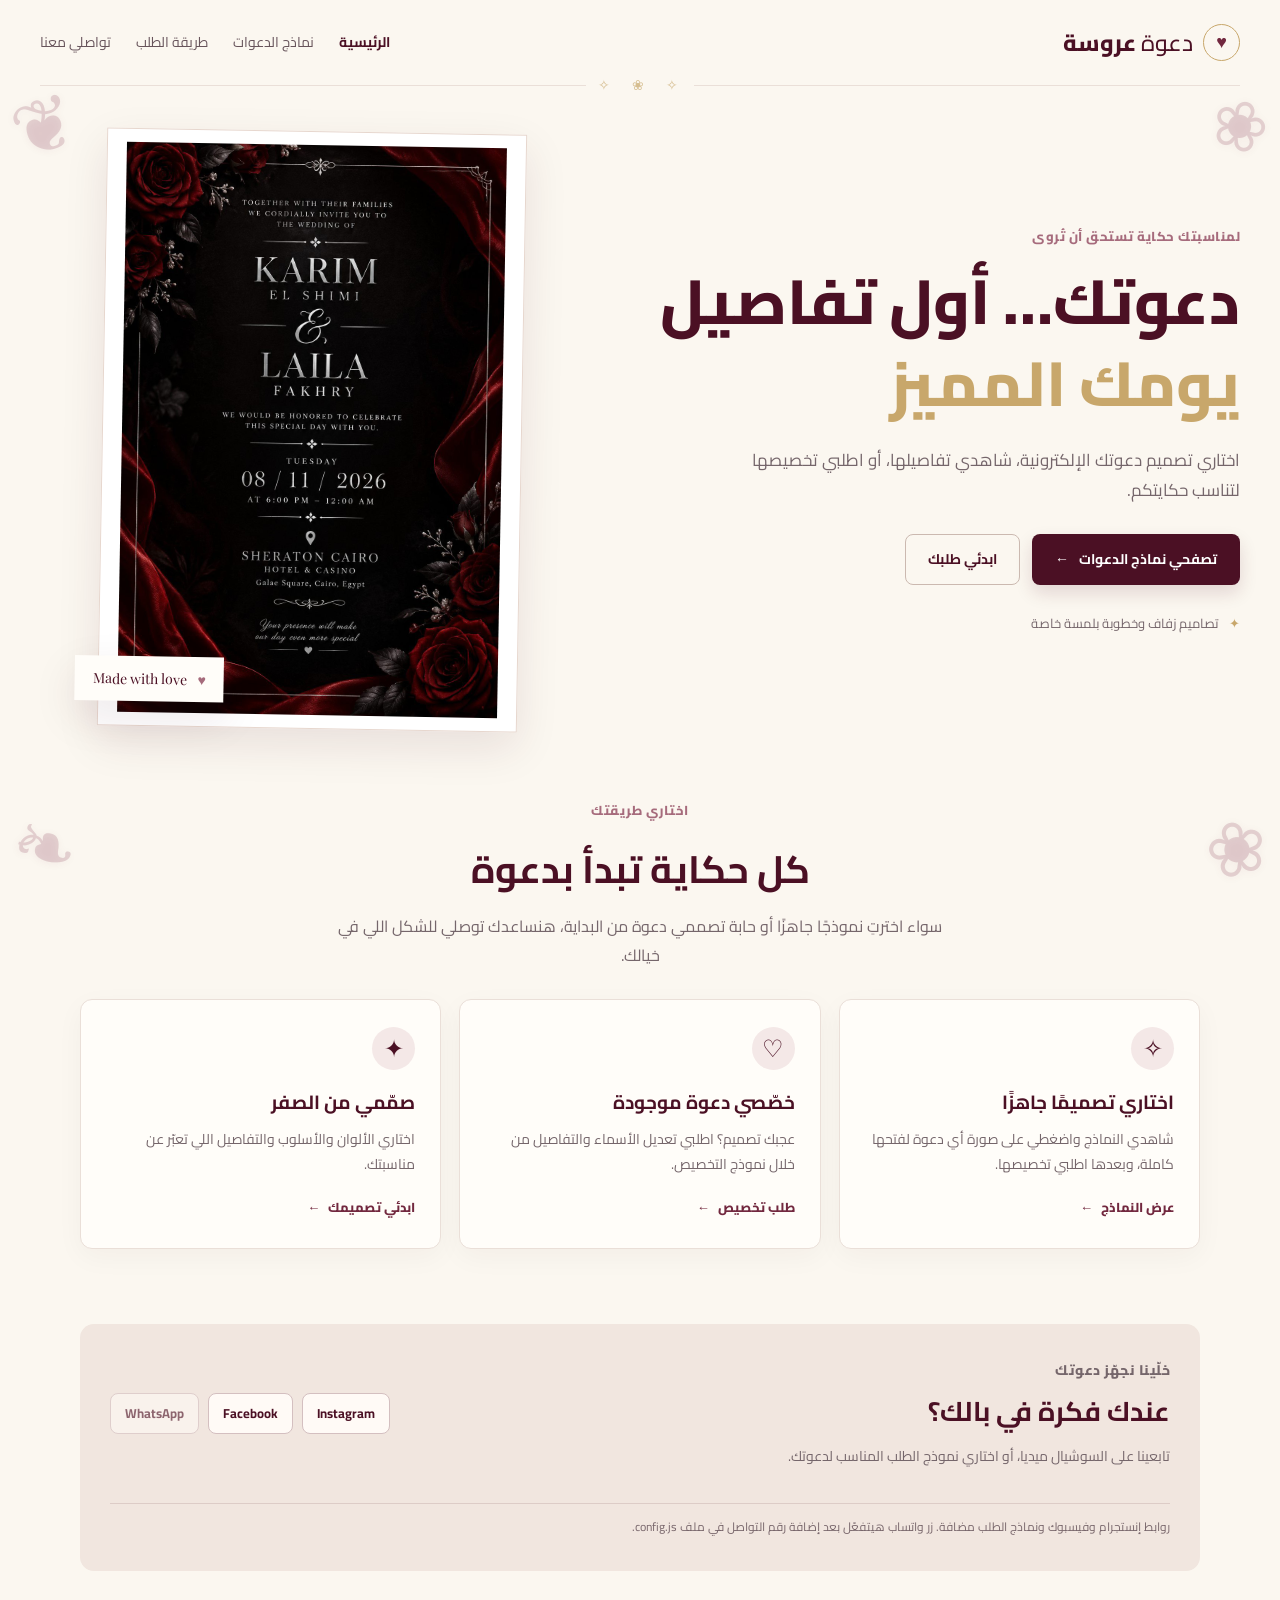
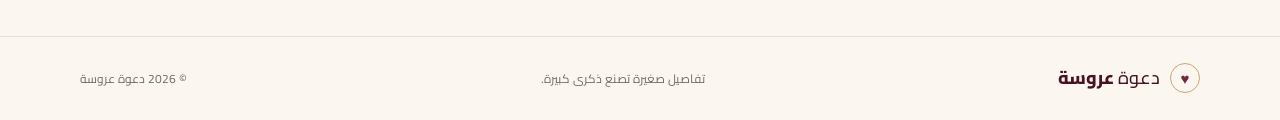
<file: index.html>
<!doctype html>
<html lang="ar" dir="rtl">
<head>
  <meta charset="utf-8"><meta name="viewport" content="width=device-width, initial-scale=1">
  <meta name="theme-color" content="#4b1024"><meta name="description" content="دعوة عروسة — دعوات زفاف وخطوبة إلكترونية بتصميم أنيق ومميز.">
  <title>دعوة عروسة | دعوات إلكترونية مميزة</title><link rel="stylesheet" href="style.css">
</head>
<body>
<div class="floral-frame" aria-hidden="true"><span class="floral-corner top-left">❦</span><span class="floral-corner top-right">❀</span><span class="floral-corner bottom-left">❧</span><span class="floral-corner bottom-right">❀</span><span class="floating-petal" style="--x:8%;--size:22px;--duration:15s;--delay:-2s">✿</span><span class="floating-petal" style="--x:22%;--size:17px;--duration:19s;--delay:-11s">❀</span><span class="floating-petal" style="--x:39%;--size:25px;--duration:17s;--delay:-7s">✽</span><span class="floating-petal" style="--x:57%;--size:19px;--duration:21s;--delay:-14s">✿</span><span class="floating-petal" style="--x:73%;--size:23px;--duration:16s;--delay:-5s">❀</span><span class="floating-petal" style="--x:91%;--size:18px;--duration:20s;--delay:-9s">✽</span></div>
<header class="site-header"><a class="brand" href="index.html" aria-label="دعوة عروسة - الرئيسية"><span class="brand-mark">♥</span><span>دعوة <b>عروسة</b></span></a>
<nav class="main-nav" aria-label="القائمة الرئيسية"><a href="index.html" class="active">الرئيسية</a><a href="samples.html">نماذج الدعوات</a><a href="#how">طريقة الطلب</a><a href="#contact">تواصلي معنا</a></nav>
</header>
<main>
<section class="hero"><div class="hero-copy"><p class="eyebrow">لمناسبتك حكاية تستحق أن تُروى</p><h1>دعوتك… أول تفاصيل<br><span>يومك المميز</span></h1><p class="hero-text">اختاري تصميم دعوتك الإلكترونية، شاهدي تفاصيلها، أو اطلبي تخصيصها لتناسب حكايتكم.</p><div class="hero-actions"><a class="button button-primary" href="samples.html">تصفحي نماذج الدعوات <span aria-hidden="true">←</span></a><a class="button button-outline" href="#how">ابدئي طلبك</a></div><div class="hero-note"><span>✦</span> تصاميم زفاف وخطوبة بلمسة خاصة</div></div>
<div class="hero-art" aria-label="معاينة من نماذج الدعوات"><a href="https://hendmostafarasheed.github.io/KarimweddingfinalLaila/invitation.html" target="_blank" rel="noopener"><img src="invite-01-karim-laila.jpg" alt="دعوة زفاف كريم وليلى" fetchpriority="high"></a><div class="floating-tag">Made with love <span>♥</span></div></div></section>
<section class="intro section-wrap"><p class="eyebrow">اختاري طريقتك</p><h2>كل حكاية تبدأ بدعوة</h2><p class="section-lead">سواء اخترتِ نموذجًا جاهزًا أو حابة تصممي دعوة من البداية، هنساعدك توصلي للشكل اللي في خيالك.</p></section>
<section id="how" class="service-grid section-wrap">
<article class="service-card"><span class="service-icon">✧</span><h3>اختاري تصميمًا جاهزًا</h3><p>شاهدي النماذج واضغطي على صورة أي دعوة لفتحها كاملة، وبعدها اطلبي تخصيصها.</p><a class="text-link" href="samples.html">عرض النماذج <span>←</span></a></article>
<article class="service-card"><span class="service-icon">♡</span><h3>خصّصي دعوة موجودة</h3><p>عجبك تصميم؟ اطلبي تعديل الأسماء والتفاصيل من خلال نموذج التخصيص.</p><a class="text-link configurable-link" data-config="customizeForm" href="#contact">طلب تخصيص <span>←</span></a></article>
<article class="service-card"><span class="service-icon">✦</span><h3>صمّمي من الصفر</h3><p>اختاري الألوان والأسلوب والتفاصيل اللي تعبّر عن مناسبتك.</p><a class="text-link configurable-link" data-config="fromScratchForm" href="#contact">ابدئي تصميمك <span>←</span></a></article>
</section>
<section class="contact-band section-wrap" id="contact"><div><p class="eyebrow">خلّينا نجهّز دعوتك</p><h2>عندك فكرة في بالك؟</h2><p>تابعينا على السوشيال ميديا، أو اختاري نموذج الطلب المناسب لدعوتك.</p></div><div class="contact-actions"><a class="social-link configurable-link" data-config="instagram" href="#contact">Instagram</a><a class="social-link configurable-link" data-config="facebook" href="#contact">Facebook</a><a class="social-link configurable-link" data-config="whatsappNumber" href="#contact">WhatsApp</a></div><p class="config-hint" id="config-hint">روابط إنستجرام وفيسبوك ونماذج الطلب مضافة. زر واتساب هيتفعّل بعد إضافة رقم التواصل في ملف config.js.</p></section>
</main><footer class="site-footer"><a class="brand footer-brand" href="index.html"><span class="brand-mark">♥</span><span>دعوة <b>عروسة</b></span></a><p>تفاصيل صغيرة تصنع ذكرى كبيرة.</p><span>© <span id="year"></span> دعوة عروسة</span></footer>
<audio id="site-background-music" src="background-song.mp3" preload="auto" autoplay loop playsinline></audio>
<script src="config.js"></script><script src="script.js"></script>
</body></html>
</file>
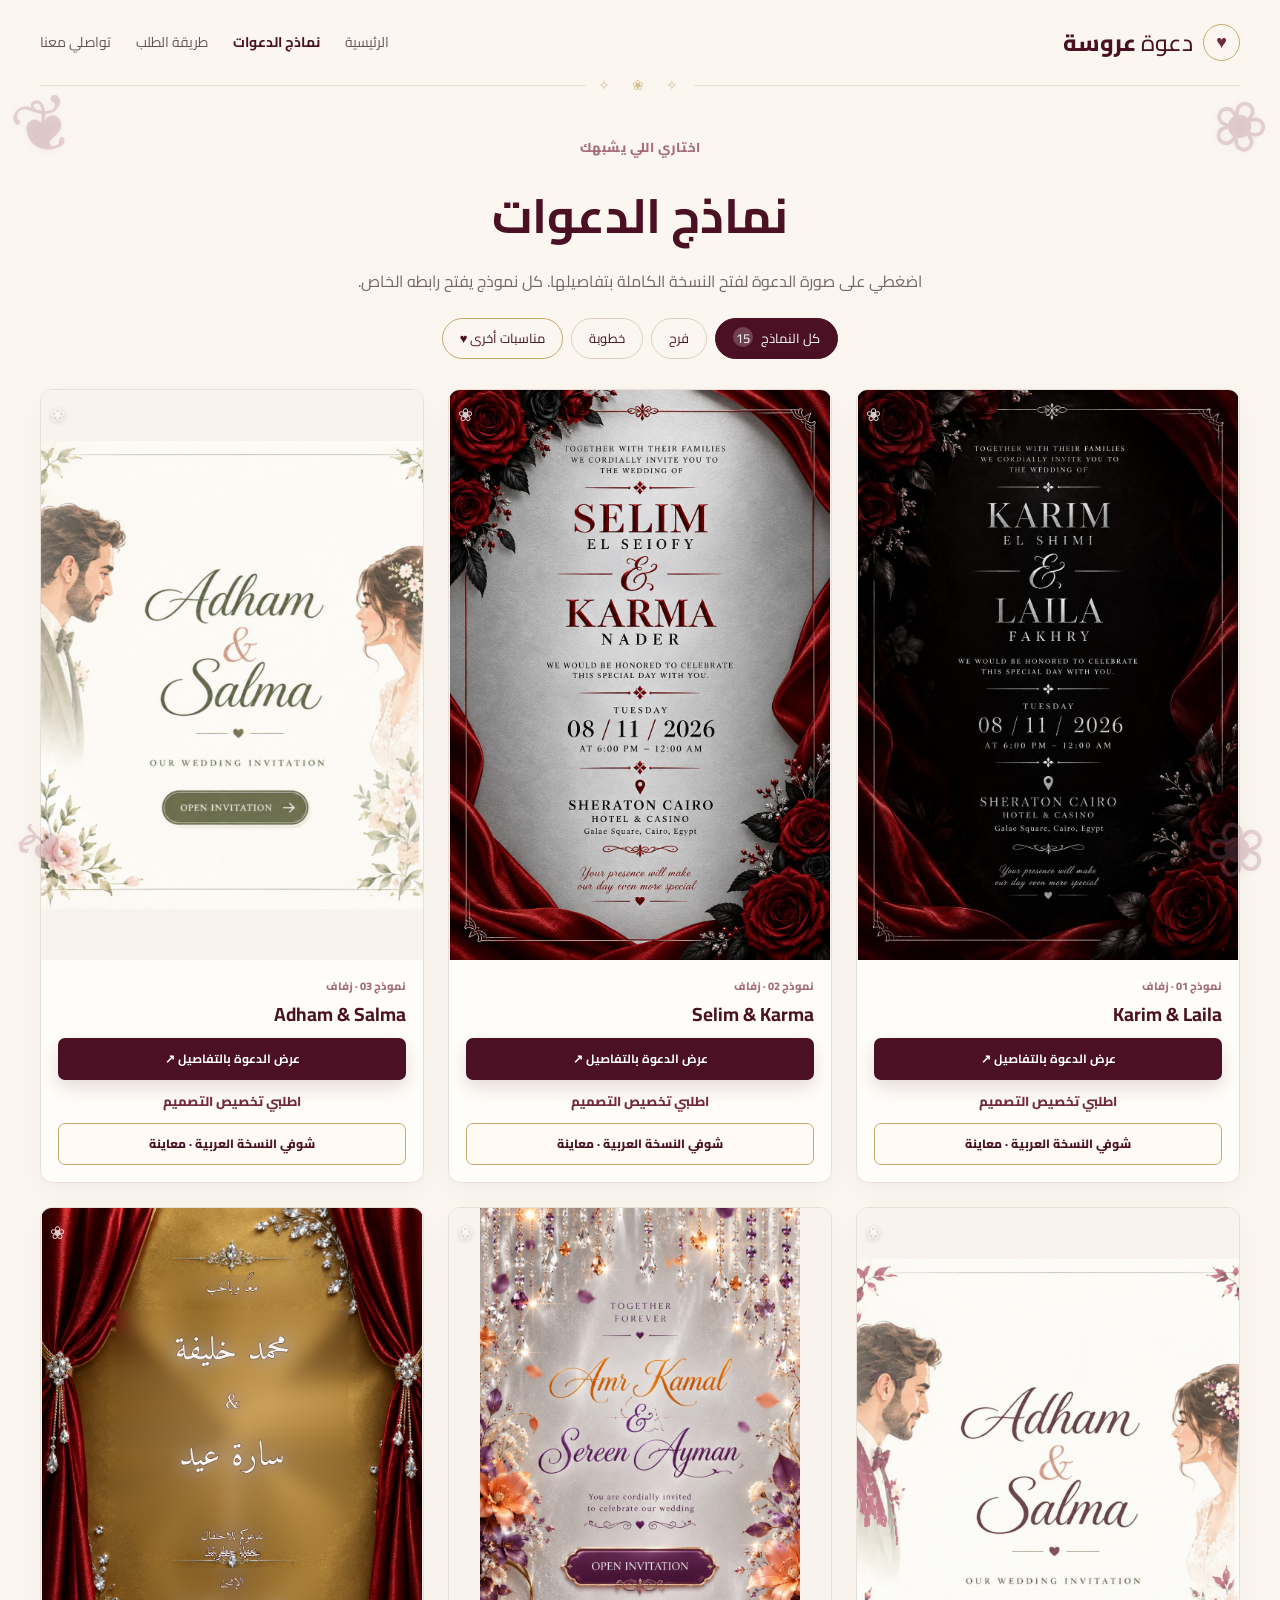
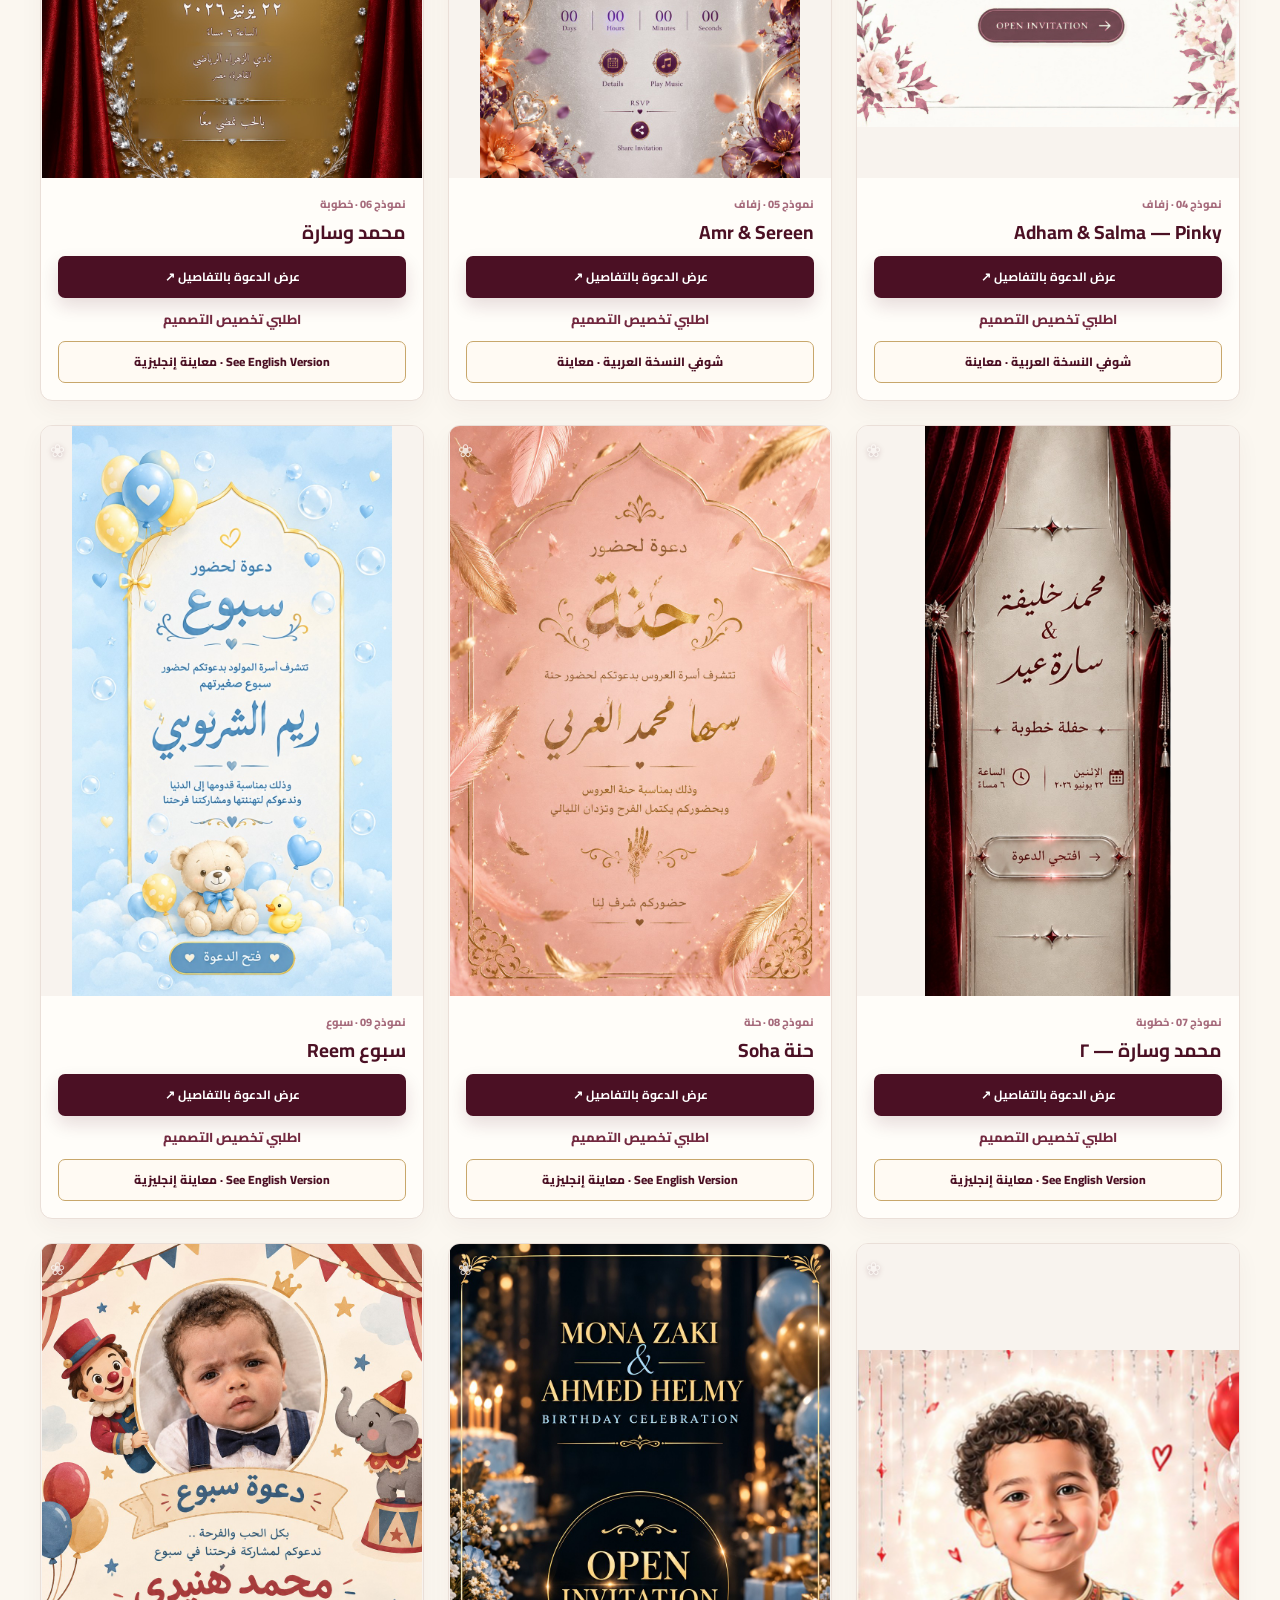
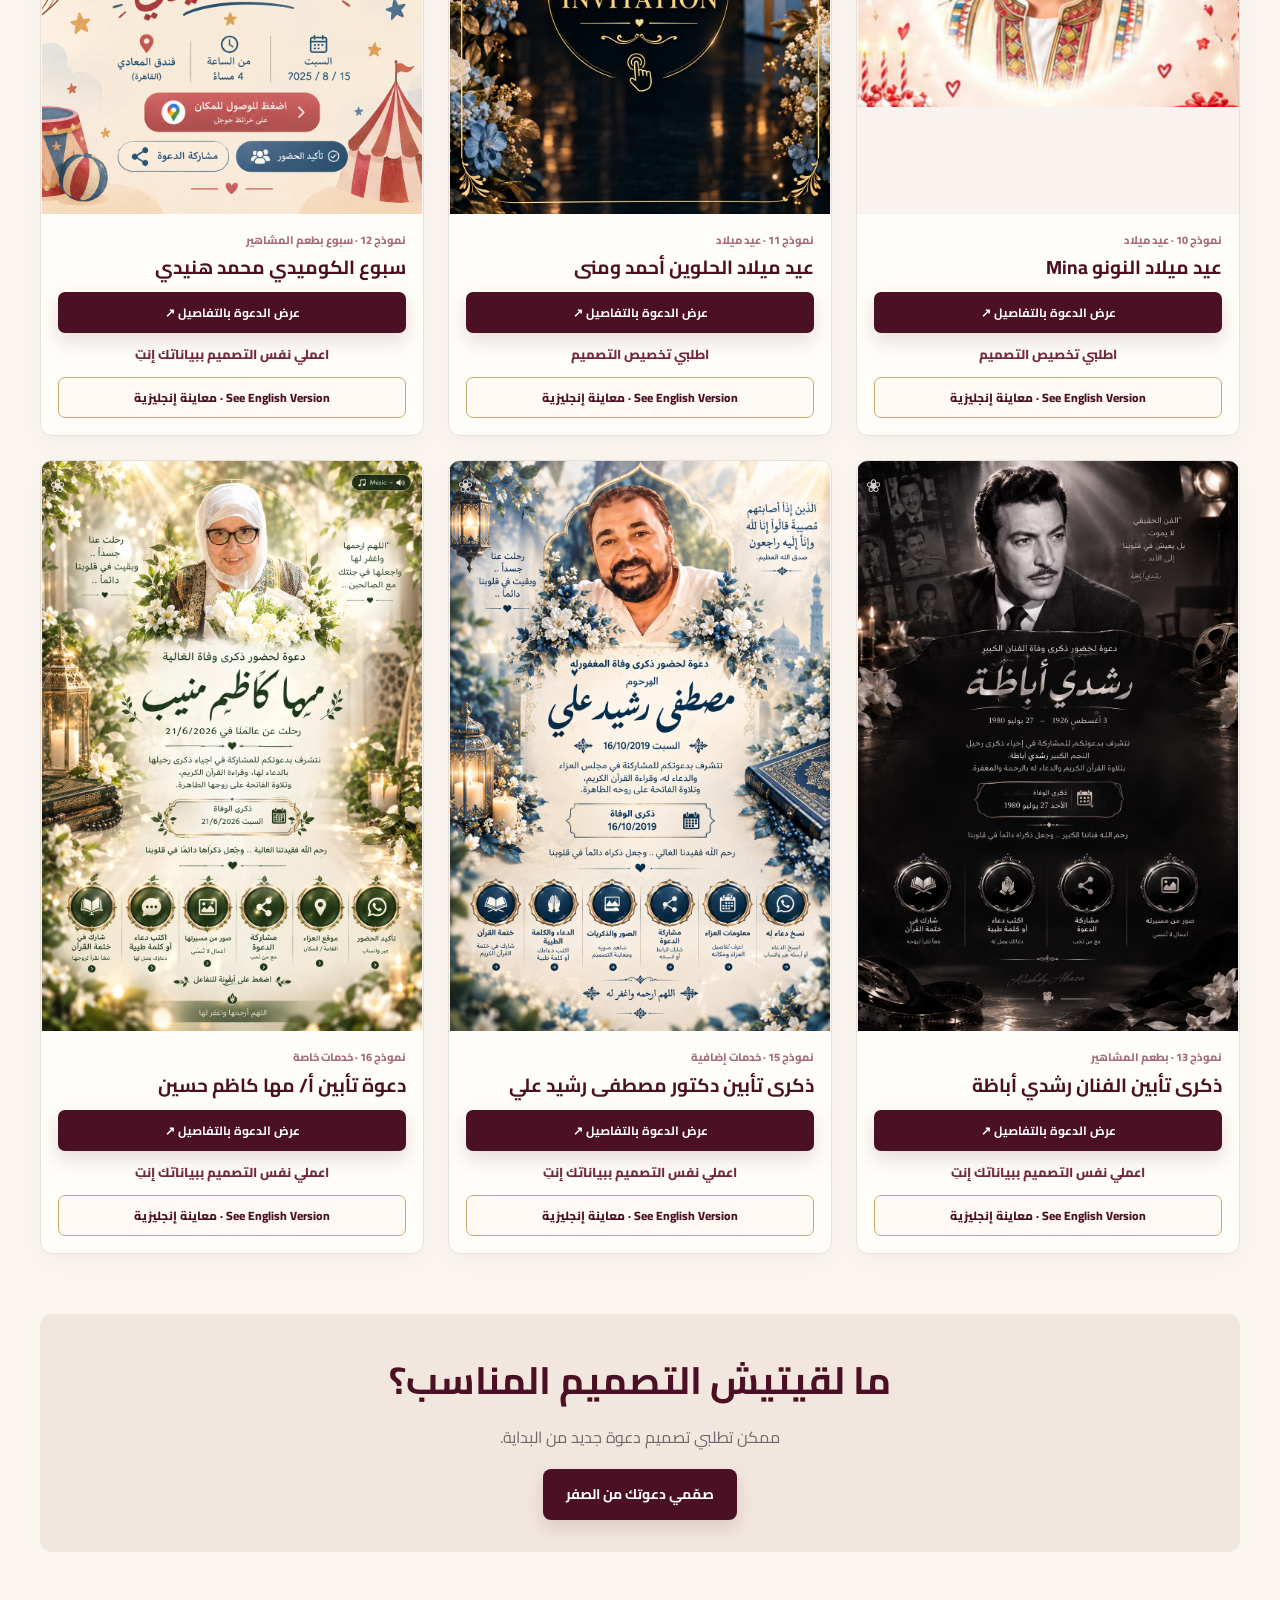
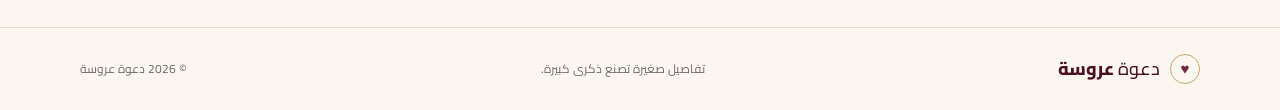
<file: samples.html>
<!doctype html>
<html lang="ar" dir="rtl"><head><meta charset="utf-8"><meta name="viewport" content="width=device-width, initial-scale=1"><meta name="theme-color" content="#4b1024"><meta name="description" content="شاهدي نماذج دعوات دعوة عروسة وافتحي كل دعوة بتفاصيلها."><title>نماذج الدعوات | دعوة عروسة</title><link rel="preconnect" href="https://fonts.googleapis.com"><link rel="preconnect" href="https://fonts.gstatic.com" crossorigin><link href="https://fonts.googleapis.com/css2?family=Amiri:wght@400;700&family=Aref+Ruqaa:wght@400;700&family=Cairo:wght@400;600;700;800&family=Cormorant+Garamond:wght@400;500;600&family=Playfair+Display:wght@400;500;600&family=Tajawal:wght@400;500;700;800&display=swap" rel="stylesheet"><link rel="stylesheet" href="style.css"></head><body>
<div class="floral-frame" aria-hidden="true"><span class="floral-corner top-left">❦</span><span class="floral-corner top-right">❀</span><span class="floral-corner bottom-left">❧</span><span class="floral-corner bottom-right">❀</span><span class="floating-petal" style="--x:8%;--size:22px;--duration:15s;--delay:-2s">✿</span><span class="floating-petal" style="--x:22%;--size:17px;--duration:19s;--delay:-11s">❀</span><span class="floating-petal" style="--x:39%;--size:25px;--duration:17s;--delay:-7s">✽</span><span class="floating-petal" style="--x:57%;--size:19px;--duration:21s;--delay:-14s">✿</span><span class="floating-petal" style="--x:73%;--size:23px;--duration:16s;--delay:-5s">❀</span><span class="floating-petal" style="--x:91%;--size:18px;--duration:20s;--delay:-9s">✽</span></div>
<header class="site-header"><a class="brand" href="index.html"><span class="brand-mark">♥</span><span>دعوة <b>عروسة</b></span></a><nav class="main-nav" aria-label="القائمة الرئيسية"><a href="index.html">الرئيسية</a><a href="samples.html" class="active">نماذج الدعوات</a><a href="index.html#how">طريقة الطلب</a><a href="index.html#contact">تواصلي معنا</a></nav></header>
<main class="samples-main"><section class="samples-heading"><p class="eyebrow">اختاري اللي يشبهك</p><h1>نماذج الدعوات</h1><p>اضغطي على صورة الدعوة لفتح النسخة الكاملة بتفاصيلها. كل نموذج يفتح رابطه الخاص.</p><div class="filter-row" role="group" aria-label="تصفية النماذج"><button class="filter-button active" data-filter="all" type="button">كل النماذج <span>15</span></button><button class="filter-button" data-filter="wedding" type="button">فرح</button><button class="filter-button" data-filter="engagement" type="button">خطوبة</button><button class="filter-button" id="other-occasions-toggle" type="button" aria-expanded="false" aria-controls="other-occasions">مناسبات أخرى ♥</button></div><div class="other-occasions" id="other-occasions" hidden><button class="filter-button" data-filter="henna" type="button">حنة Soha</button><button class="filter-button" data-filter="baby" type="button">سبوع Reem</button><button class="filter-button" data-filter="birthday" type="button">عيد ميلاد Mina</button><button class="filter-button" data-filter="celebrity" type="button">تصميمات بطعم حبيبك المشهور ✨</button><button class="filter-button" data-filter="extra-service" type="button">خدمات إضافية</button></div><p class="soon-message" id="soon-message" role="status" aria-live="polite" hidden></p></section>
<section class="invitation-grid" id="invitation-grid" aria-label="قائمة الدعوات">
<article class="invitation-card" data-type="wedding"><a class="invitation-image" href="https://hendmostafarasheed.github.io/KarimweddingfinalLaila/invitation.html" target="_blank" rel="noopener" aria-label="فتح دعوة Karim & Laila"><img src="invite-01-karim-laila.jpg" alt="صورة دعوة Karim & Laila الأصلية" loading="lazy"><span class="image-open">افتحي الدعوة ↗</span></a><div class="invitation-info"><p class="card-number">نموذج 01 · زفاف</p><h2>Karim &amp; Laila</h2><a class="button button-small button-primary" href="https://hendmostafarasheed.github.io/KarimweddingfinalLaila/invitation.html" target="_blank" rel="noopener">عرض الدعوة بالتفاصيل ↗</a><a class="text-link configurable-link" data-config="customizeForm" href="index.html#contact">اطلبي تخصيص التصميم</a></div></article>
<article class="invitation-card" data-type="wedding"><a class="invitation-image" href="https://hendmostafarasheed.github.io/Selimkarmaweddingdesign/invitation.html" target="_blank" rel="noopener" aria-label="فتح دعوة Selim & Karma"><img src="invite-02-selim-karma.png" alt="صورة دعوة Selim & Karma الأصلية" loading="lazy"><span class="image-open">افتحي الدعوة ↗</span></a><div class="invitation-info"><p class="card-number">نموذج 02 · زفاف</p><h2>Selim &amp; Karma</h2><a class="button button-small button-primary" href="https://hendmostafarasheed.github.io/Selimkarmaweddingdesign/invitation.html" target="_blank" rel="noopener">عرض الدعوة بالتفاصيل ↗</a><a class="text-link configurable-link" data-config="customizeForm" href="index.html#contact">اطلبي تخصيص التصميم</a></div></article>
<article class="invitation-card" data-type="wedding"><a class="invitation-image" href="https://hendmostafarasheed.github.io/Adhamsalmawedding/" target="_blank" rel="noopener" aria-label="فتح دعوة Adham & Salma"><img src="invite-03-adham-salma.jpg" alt="صورة دعوة Adham & Salma الأصلية" loading="lazy"><span class="image-open">افتحي الدعوة ↗</span></a><div class="invitation-info"><p class="card-number">نموذج 03 · زفاف</p><h2>Adham &amp; Salma</h2><a class="button button-small button-primary" href="https://hendmostafarasheed.github.io/Adhamsalmawedding/" target="_blank" rel="noopener">عرض الدعوة بالتفاصيل ↗</a><a class="text-link configurable-link" data-config="customizeForm" href="index.html#contact">اطلبي تخصيص التصميم</a></div></article>
<article class="invitation-card" data-type="wedding"><a class="invitation-image" href="https://hendmostafarasheed.github.io/Salmaadhamwedding04/" target="_blank" rel="noopener" aria-label="فتح دعوة Adham & Salma Pinky"><img src="invite-04-adham-salma-pinky.jpg" alt="صورة دعوة Adham & Salma Pinky الأصلية" loading="lazy"><span class="image-open">افتحي الدعوة ↗</span></a><div class="invitation-info"><p class="card-number">نموذج 04 · زفاف</p><h2>Adham &amp; Salma — Pinky</h2><a class="button button-small button-primary" href="https://hendmostafarasheed.github.io/Salmaadhamwedding04/" target="_blank" rel="noopener">عرض الدعوة بالتفاصيل ↗</a><a class="text-link configurable-link" data-config="customizeForm" href="index.html#contact">اطلبي تخصيص التصميم</a></div></article>
<article class="invitation-card" data-type="wedding"><a class="invitation-image" href="https://hendmostafarasheed.github.io/Newweddinginvitation010/" target="_blank" rel="noopener" aria-label="فتح دعوة Amr & Sereen"><img src="invite-05-amr-sereen.png" alt="صورة دعوة Amr & Sereen الأصلية" loading="lazy"><span class="image-open">افتحي الدعوة ↗</span></a><div class="invitation-info"><p class="card-number">نموذج 05 · زفاف</p><h2>Amr &amp; Sereen</h2><a class="button button-small button-primary" href="https://hendmostafarasheed.github.io/Newweddinginvitation010/" target="_blank" rel="noopener">عرض الدعوة بالتفاصيل ↗</a><a class="text-link configurable-link" data-config="customizeForm" href="index.html#contact">اطلبي تخصيص التصميم</a></div></article>
<article class="invitation-card" data-type="engagement"><a class="invitation-image" href="https://hendmostafarasheed.github.io/Newweddinginvitation13/" target="_blank" rel="noopener" aria-label="فتح دعوة محمد وسارة"><img src="invite-06-mohamed-sara.png" alt="صورة دعوة خطوبة محمد وسارة الأصلية" loading="lazy"><span class="image-open">افتحي الدعوة ↗</span></a><div class="invitation-info"><p class="card-number">نموذج 06 · خطوبة</p><h2>محمد وسارة</h2><a class="button button-small button-primary" href="https://hendmostafarasheed.github.io/Newweddinginvitation13/" target="_blank" rel="noopener">عرض الدعوة بالتفاصيل ↗</a><a class="text-link configurable-link" data-config="customizeForm" href="index.html#contact">اطلبي تخصيص التصميم</a></div></article>
<article class="invitation-card" data-type="engagement"><a class="invitation-image" href="https://hendmostafarasheed.github.io/Newweddinginvitation20/" target="_blank" rel="noopener" aria-label="فتح دعوة محمد وسارة النسخة الثانية"><img src="invite-07-mohamed-sara-2.png" alt="صورة دعوة خطوبة محمد وسارة النسخة الثانية الأصلية" loading="lazy"><span class="image-open">افتحي الدعوة ↗</span></a><div class="invitation-info"><p class="card-number">نموذج 07 · خطوبة</p><h2>محمد وسارة — ٢</h2><a class="button button-small button-primary" href="https://hendmostafarasheed.github.io/Newweddinginvitation20/" target="_blank" rel="noopener">عرض الدعوة بالتفاصيل ↗</a><a class="text-link configurable-link" data-config="customizeForm" href="index.html#contact">اطلبي تخصيص التصميم</a></div></article>
<article class="invitation-card" data-type="henna"><a class="invitation-image" href="https://hendmostafarasheed.github.io/7enasoha/" target="_blank" rel="noopener" aria-label="فتح دعوة حنة Soha"><img src="invite-08-soha-henna.png" alt="واجهة دعوة حنة Soha باللون الوردي والذهبي" loading="lazy"><span class="image-open">افتحي الدعوة ↗</span></a><div class="invitation-info"><p class="card-number">نموذج 08 · حنة</p><h2>حنة Soha</h2><a class="button button-small button-primary" href="https://hendmostafarasheed.github.io/7enasoha/" target="_blank" rel="noopener">عرض الدعوة بالتفاصيل ↗</a><a class="text-link configurable-link" data-config="customizeForm" href="index.html#contact">اطلبي تخصيص التصميم</a></div></article>
<article class="invitation-card" data-type="baby"><a class="invitation-image" href="https://hendmostafarasheed.github.io/Reembabyborn/" target="_blank" rel="noopener" aria-label="فتح دعوة سبوع Reem"><img src="invite-09-reem-baby.png" alt="واجهة دعوة سبوع Reem باللونين الأزرق والأبيض مع بالونات ودبدوب" loading="lazy"><span class="image-open">افتحي الدعوة ↗</span></a><div class="invitation-info"><p class="card-number">نموذج 09 · سبوع</p><h2>سبوع Reem</h2><a class="button button-small button-primary" href="https://hendmostafarasheed.github.io/Reembabyborn/" target="_blank" rel="noopener">عرض الدعوة بالتفاصيل ↗</a><a class="text-link configurable-link" data-config="customizeForm" href="index.html#contact">اطلبي تخصيص التصميم</a></div></article>
<article class="invitation-card" data-type="birthday"><a class="invitation-image" href="https://hendmostafarasheed.github.io/Minabirthday2026/" target="_blank" rel="noopener" aria-label="فتح دعوة عيد ميلاد النونو Mina"><img src="invite-10-mina-birthday.jpg" alt="واجهة دعوة عيد ميلاد النونو Mina بصورة الطفل وزينة حمراء وبيضاء" loading="lazy"><span class="image-open">افتحي الدعوة ↗</span></a><div class="invitation-info"><p class="card-number">نموذج 10 · عيد ميلاد</p><h2>عيد ميلاد النونو Mina</h2><a class="button button-small button-primary" href="https://hendmostafarasheed.github.io/Minabirthday2026/" target="_blank" rel="noopener">عرض الدعوة بالتفاصيل ↗</a><a class="text-link configurable-link" data-config="customizeForm" href="index.html#contact">اطلبي تخصيص التصميم</a></div></article>
<article class="invitation-card" data-type="celebrity"><a class="invitation-image" href="https://hendmostafarasheed.github.io/Monaandhelmybirthday/" target="_blank" rel="noopener" aria-label="فتح دعوة عيد ميلاد أحمد ومنى"><img src="invite-11-mona-ahmed-birthday.png" alt="واجهة دعوة عيد ميلاد أحمد ومنى بتصميم فاخر باللونين الأسود والذهبي مع لمسات أزرق فاتح" loading="lazy"><span class="image-open">افتحي الدعوة ↗</span></a><div class="invitation-info"><p class="card-number">نموذج 11 · عيد ميلاد</p><h2>عيد ميلاد الحلوين أحمد ومنى</h2><a class="button button-small button-primary" href="https://hendmostafarasheed.github.io/Monaandhelmybirthday/" target="_blank" rel="noopener">عرض الدعوة بالتفاصيل ↗</a><a class="text-link configurable-link" data-config="customizeForm" href="index.html#contact">اطلبي تخصيص التصميم</a></div></article><article class="invitation-card" data-type="celebrity"><a class="invitation-image" href="https://hendmostafarasheed.github.io/Henedibabyborncelebration02/" target="_blank" rel="noopener" aria-label="فتح دعوة سبوع محمد هنيدي"><img src="invite-12-mohamed-henedy-baby.png" alt="واجهة دعوة سبوع محمد هنيدي بتصميم سيرك طفولي وصورة الطفل" loading="lazy"><span class="image-open">افتحي الدعوة ↗</span></a><div class="invitation-info"><p class="card-number">نموذج 12 · سبوع بطعم المشاهير</p><h2>سبوع الكوميدي محمد هنيدي</h2><a class="button button-small button-primary" href="https://hendmostafarasheed.github.io/Henedibabyborncelebration02/" target="_blank" rel="noopener">عرض الدعوة بالتفاصيل ↗</a><a class="text-link configurable-link" data-config="customizeForm" href="index.html#contact">اعملي نفس التصميم ببياناتك إنتِ</a></div></article><article class="invitation-card" data-type="celebrity"><a class="invitation-image" href="https://hendmostafarasheed.github.io/Roshdiabazamemorial02/" target="_blank" rel="noopener" aria-label="فتح دعوة ذكرى تأبين الفنان رشدي أباظة"><img src="invite-13-roshdy-abaza-memorial.png" alt="واجهة دعوة ذكرى تأبين الفنان رشدي أباظة بتصميم سينمائي أسود وذهبي" loading="lazy"><span class="image-open">افتحي الدعوة ↗</span></a><div class="invitation-info"><p class="card-number">نموذج 13 · بطعم المشاهير</p><h2>ذكرى تأبين الفنان رشدي أباظة</h2><a class="button button-small button-primary" href="https://hendmostafarasheed.github.io/Roshdiabazamemorial02/" target="_blank" rel="noopener">عرض الدعوة بالتفاصيل ↗</a><a class="text-link configurable-link" data-config="customizeForm" href="index.html#contact">اعملي نفس التصميم ببياناتك إنتِ</a></div></article><article class="invitation-card" data-type="extra-service"><a class="invitation-image" href="https://hendmostafarasheed.github.io/Mostafarasheedmemorial02/" target="_blank" rel="noopener" aria-label="فتح دعوة ذكرى تأبين دكتور مصطفى رشيد علي"><img src="invite-15-mustafa-rasheed-memorial.png" alt="واجهة نموذج 15 دعوة ذكرى تأبين دكتور مصطفى رشيد علي بتصميم أنيق باللونين العاجي والذهبي والأزرق" loading="lazy"><span class="image-open">افتحي الدعوة ↗</span></a><div class="invitation-info"><p class="card-number">نموذج 15 · خدمات إضافية</p><h2>ذكرى تأبين دكتور مصطفى رشيد علي</h2><a class="button button-small button-primary" href="https://hendmostafarasheed.github.io/Mostafarasheedmemorial02/" target="_blank" rel="noopener">عرض الدعوة بالتفاصيل ↗</a><a class="text-link configurable-link" data-config="customizeForm" href="index.html#contact">اعملي نفس التصميم ببياناتك إنتِ</a></div></article><article class="invitation-card" data-type="extra-service"><a class="invitation-image" href="https://hendmostafarasheed.github.io/Mahakazemmemorial02/" target="_blank" rel="noopener" aria-label="فتح دعوة تأبين أ/ مها كاظم حسين"><img src="invite-16-maha-kazem-memorial.png" alt="واجهة النموذج 16 دعوة تأبين أ/ مها كاظم حسين بتصميم أخضر وذهبي وزهور بيضاء" loading="lazy"><span class="image-open">افتحي الدعوة ↗</span></a><div class="invitation-info"><p class="card-number">نموذج 16 · خدمات خاصة</p><h2>دعوة تأبين أ/ مها كاظم حسين</h2><a class="button button-small button-primary" href="https://hendmostafarasheed.github.io/Mahakazemmemorial02/" target="_blank" rel="noopener">عرض الدعوة بالتفاصيل ↗</a><a class="text-link configurable-link" data-config="customizeForm" href="index.html#contact">اعملي نفس التصميم ببياناتك إنتِ</a></div></article></section><section class="samples-bottom"><h2>ما لقيتيش التصميم المناسب؟</h2><p>ممكن تطلبي تصميم دعوة جديد من البداية.</p><a class="button button-primary configurable-link" data-config="fromScratchForm" href="index.html#contact">صمّمي دعوتك من الصفر</a></section></main>
<footer class="site-footer"><a class="brand footer-brand" href="index.html"><span class="brand-mark">♥</span><span>دعوة <b>عروسة</b></span></a><p>تفاصيل صغيرة تصنع ذكرى كبيرة.</p><span>© <span id="year"></span> دعوة عروسة</span></footer><audio id="site-background-music" src="background-song.mp3" preload="auto" autoplay loop playsinline></audio>
<script src="config.js"></script><script src="script.js"></script></body></html>
</file>
<file: style.css>
@import url('https://fonts.googleapis.com/css2?family=Cairo:wght@400;500;600;700;800&family=Playfair+Display:wght@500;600&display=swap');
:root{--wine:#4b1024;--wine2:#72283f;--rose:#a66b7c;--gold:#c8a76b;--cream:#fbf7f0;--paper:#fffdf9;--ink:#30232a;--muted:#75666b;--line:#eadfd8;--shadow:0 16px 44px rgba(64,21,36,.10)}*{box-sizing:border-box}html{scroll-behavior:smooth}body{margin:0;background:var(--cream);color:var(--ink);font-family:'Cairo',Tahoma,Arial,sans-serif;line-height:1.8}a{color:inherit;text-decoration:none}button{font:inherit}.site-header{width:min(1200px,calc(100% - 36px));margin:auto;min-height:86px;display:flex;align-items:center;justify-content:space-between;gap:28px;border-bottom:1px solid var(--line)}.brand{display:inline-flex;align-items:center;gap:10px;font-size:23px;font-weight:500;white-space:nowrap;color:var(--wine)}.brand b{font-weight:800}.brand-mark{width:37px;height:37px;display:grid;place-items:center;border:1px solid var(--gold);border-radius:50%;font-size:18px;color:var(--wine2)}.main-nav{display:flex;gap:25px;align-items:center;color:#67545b;font-size:14px}.main-nav a{padding:8px 0;transition:color .2s}.main-nav a:hover,.main-nav a.active{color:var(--wine);font-weight:700}.hero{width:min(1200px,calc(100% - 36px));margin:45px auto 70px;display:grid;grid-template-columns:1.05fr .95fr;gap:54px;align-items:center;min-height:540px}.hero-copy{padding:15px 0}.eyebrow{color:var(--rose);font-size:13px;font-weight:800;letter-spacing:.5px;margin:0 0 13px}.hero h1{font-size:clamp(36px,5vw,62px);line-height:1.32;color:var(--wine);margin:0 0 20px;font-weight:800}.hero h1 span{color:var(--gold)}.hero-text{max-width:530px;color:var(--muted);font-size:17px;margin:0 0 28px}.hero-actions{display:flex;gap:12px;flex-wrap:wrap}.button{display:inline-flex;align-items:center;justify-content:center;gap:10px;padding:12px 22px;border-radius:8px;font-weight:700;font-size:14px;border:1px solid transparent;transition:transform .2s,background .2s;cursor:pointer}.button:hover{transform:translateY(-2px)}.button-primary{background:var(--wine);color:white;box-shadow:0 8px 18px #4b102424}.button-primary:hover{background:var(--wine2)}.button-outline{border-color:#cbb9b0;color:var(--wine);background:transparent}.button-small{padding:9px 12px;font-size:12px;width:100%;border-radius:7px}.hero-note{margin-top:27px;color:var(--muted);font-size:13px}.hero-note span{color:var(--gold);margin-left:8px}.hero-art{position:relative;max-width:420px;width:100%;justify-self:center;padding:13px;background:#fff;border:1px solid #e7d7ce;box-shadow:var(--shadow);transform:rotate(1deg)}.hero-art>a{display:block}.hero-art img{display:block;width:100%;height:auto;max-height:570px;object-fit:contain}.floating-tag{position:absolute;bottom:24px;left:-24px;background:var(--paper);padding:10px 18px;box-shadow:var(--shadow);font-family:'Playfair Display',serif;color:var(--wine);font-size:14px;direction:ltr}.floating-tag span{color:var(--rose);margin-left:8px}.section-wrap{width:min(1120px,calc(100% - 36px));margin-left:auto;margin-right:auto}.intro{text-align:center;margin-bottom:30px}.intro h2,.contact-band h2,.samples-bottom h2{color:var(--wine);font-size:clamp(26px,3vw,38px);margin:0 0 8px}.section-lead{color:var(--muted);max-width:640px;margin:0 auto}.service-grid{display:grid;grid-template-columns:repeat(3,1fr);gap:18px;margin-bottom:75px}.service-card{padding:27px 25px;background:var(--paper);border:1px solid var(--line);border-radius:12px;box-shadow:0 8px 28px #3d15200a}.service-icon{display:grid;place-items:center;width:43px;height:43px;border-radius:50%;background:#f4e8e7;color:var(--wine);font-size:24px}.service-card h3{margin:15px 0 7px;font-size:19px;color:var(--wine)}.service-card p{margin:0 0 15px;color:var(--muted);font-size:14px}.text-link{display:inline-flex;gap:8px;align-items:center;color:var(--wine2);font-size:13px;font-weight:800}.text-link:hover{text-decoration:underline}.contact-band{display:flex;align-items:center;justify-content:space-between;gap:30px;background:#f1e6df;padding:30px;border-radius:14px;margin-bottom:65px;flex-wrap:wrap}.contact-band h2{font-size:27px}.contact-band p{margin:4px 0;color:var(--muted);font-size:14px}.contact-actions{display:flex;gap:9px;flex-wrap:wrap}.social-link{border:1px solid #d4bfc0;border-radius:8px;padding:8px 14px;color:var(--wine);font-size:13px;font-weight:700;background:#fffaf6}.social-link:hover{border-color:var(--wine)}.config-hint{width:100%;font-size:12px!important;color:#78666b!important;border-top:1px solid #ddccc7;padding-top:12px;margin-top:0!important}.site-footer{border-top:1px solid var(--line);padding:25px max(18px,calc((100% - 1120px)/2));display:flex;align-items:center;justify-content:space-between;gap:20px;color:var(--muted);font-size:12px;flex-wrap:wrap}.footer-brand{font-size:18px}.footer-brand .brand-mark{width:30px;height:30px;font-size:15px}.site-footer p{margin:0}.samples-main{width:min(1200px,calc(100% - 36px));margin:50px auto 75px}.samples-heading{text-align:center;margin-bottom:30px}.samples-heading h1{font-size:clamp(32px,4vw,48px);color:var(--wine);margin:0}.samples-heading>p:not(.eyebrow){color:var(--muted);margin:8px auto 22px;max-width:680px}.filter-row{display:flex;justify-content:center;gap:8px;flex-wrap:wrap}.filter-button{border:1px solid #dfcec8;border-radius:30px;padding:8px 17px;background:transparent;color:var(--wine);font-size:13px;cursor:pointer}.filter-button.active,.filter-button:hover{background:var(--wine);color:white;border-color:var(--wine)}.filter-button span{display:inline-grid;place-items:center;background:#ffffff35;border-radius:50%;min-width:20px;height:20px;margin-right:5px}.invitation-grid{display:grid;grid-template-columns:repeat(3,minmax(0,1fr));gap:24px}.invitation-card{background:var(--paper);border:1px solid var(--line);border-radius:12px;overflow:hidden;box-shadow:0 9px 25px #4b10240b;transition:transform .2s,box-shadow .2s;min-width:0}.invitation-card:hover{transform:translateY(-4px);box-shadow:var(--shadow)}.invitation-image{display:block;position:relative;background:#eee5df;overflow:hidden;line-height:0}.invitation-image img{display:block;width:100%;height:auto;aspect-ratio:2/3;object-fit:contain;max-height:570px;background:#f8f3ee;transition:transform .35s}.invitation-image:hover img{transform:scale(1.025)}.image-open{position:absolute;bottom:12px;left:12px;background:#4b1024e8;color:#fff;border:1px solid #ffffff70;border-radius:30px;padding:7px 13px;font-size:11px;line-height:1.4;opacity:0;transform:translateY(5px);transition:.2s}.invitation-image:hover .image-open,.invitation-image:focus-visible .image-open{opacity:1;transform:translateY(0)}.invitation-info{padding:17px;display:flex;flex-direction:column;gap:10px}.card-number{margin:0;color:var(--rose);font-size:11px;font-weight:800}.invitation-info h2{font-size:19px;color:var(--wine);margin:-7px 0 0;line-height:1.5}.invitation-info .text-link{justify-content:center}.samples-bottom{text-align:center;margin:60px 0 0;padding:32px 15px;background:#f2e7df;border-radius:12px}.samples-bottom p{color:var(--muted);margin:4px 0 17px}.is-unavailable{opacity:.6;cursor:not-allowed}.hidden-card{display:none!important}@media(max-width:800px){.site-header{flex-direction:column;gap:10px;padding:17px 0}.main-nav{gap:16px;flex-wrap:wrap;justify-content:center}.hero{grid-template-columns:1fr;gap:28px;margin-top:28px;text-align:center}.hero-copy{padding:0}.hero-text{margin-left:auto;margin-right:auto}.hero-actions{justify-content:center}.hero-art{max-width:350px}.floating-tag{left:-8px}.service-grid{grid-template-columns:1fr;gap:12px;margin-bottom:45px}.service-card{padding:21px}.contact-band{justify-content:center;text-align:center}.contact-actions{justify-content:center}.invitation-grid{grid-template-columns:repeat(2,minmax(0,1fr));gap:14px}.invitation-info{padding:12px}.invitation-info h2{font-size:16px}.button-small{font-size:11px;padding:9px 7px}.site-footer{justify-content:center;text-align:center;flex-direction:column;gap:8px}}@media(max-width:480px){.main-nav{gap:10px;font-size:12px}.hero h1{font-size:38px}.invitation-grid{grid-template-columns:1fr 1fr;gap:10px}.invitation-info{padding:10px}.invitation-info h2{font-size:14px}.card-number{font-size:10px}.invitation-info .text-link{font-size:11px}.button-small{font-size:10px}.samples-main{margin-top:32px}.invitation-image img{aspect-ratio:2/3}.contact-band{padding:24px 16px}}

/* Elegant fixed floral ornaments + soft disappearing rose petals */
body{position:relative;isolation:isolate;overflow-x:hidden}
.floral-frame{position:fixed;inset:0;z-index:8;pointer-events:none;overflow:hidden;contain:layout paint}
.floral-corner{position:absolute;color:rgba(166,107,124,.27);font-family:Georgia,serif;line-height:1;user-select:none;text-shadow:0 1px 8px rgba(114,40,63,.06)}
.floral-corner.top-left{top:88px;left:12px;font-size:clamp(42px,7vw,76px);transform:rotate(-18deg)}
.floral-corner.top-right{top:92px;right:12px;font-size:clamp(38px,6vw,68px);transform:rotate(20deg)}
.floral-corner.bottom-left{bottom:14px;left:12px;font-size:clamp(44px,7vw,78px);transform:rotate(18deg)}
.floral-corner.bottom-right{bottom:14px;right:12px;font-size:clamp(42px,7vw,74px);transform:rotate(-16deg)}
.floating-petal{position:absolute;top:-8vh;left:var(--x);font-family:Georgia,serif;font-size:var(--size);color:rgba(166,107,124,.38);opacity:0;animation:petal-drift var(--duration) ease-in-out var(--delay) infinite;filter:drop-shadow(0 2px 3px rgba(114,40,63,.08))}
.floating-petal:nth-of-type(2n){color:rgba(200,167,107,.46)}
@keyframes petal-drift{0%{transform:translate3d(0,-5vh,0) rotate(0deg) scale(.7);opacity:0}12%{opacity:.65}48%{transform:translate3d(28px,48vh,0) rotate(145deg) scale(1);opacity:.42}82%{opacity:.55}100%{transform:translate3d(-18px,112vh,0) rotate(330deg) scale(.75);opacity:0}}
/* A subtle gold-and-rose line ornaments the page without covering cards or text */
.site-header{position:relative}
.site-header:after{content:"✧　❀　✧";position:absolute;bottom:-13px;left:50%;transform:translateX(-50%);padding:0 12px;background:var(--cream);color:rgba(200,167,107,.72);font-size:14px;letter-spacing:4px;white-space:nowrap}
.invitation-card{position:relative}
.invitation-card:after{content:"❀";position:absolute;top:9px;left:9px;z-index:2;color:rgba(255,253,249,.8);font-size:18px;pointer-events:none;text-shadow:0 1px 5px rgba(75,16,36,.25)}
@media(max-width:600px){.floral-corner.top-left,.floral-corner.top-right{top:120px;font-size:36px}.floral-corner.bottom-left,.floral-corner.bottom-right{font-size:42px}.floating-petal{font-size:calc(var(--size)*.78)}}
@media(prefers-reduced-motion:reduce){.floating-petal{animation:none;display:none}html{scroll-behavior:auto}}

/* Other occasions menu */
.other-occasions{display:flex;justify-content:center;flex-wrap:wrap;gap:8px;margin:14px auto 0}.other-occasions[hidden],.soon-message[hidden]{display:none}.soon-message{text-align:center;margin:14px auto 0;padding:10px 18px;color:var(--wine);font-weight:800;background:#fffdf9;border:1px solid var(--line);border-radius:18px;width:fit-content;box-shadow:var(--shadow)}#other-occasions-toggle{border-color:var(--gold)}

/* Bilingual invitation preview */
.language-preview-button{width:100%;border:1px solid var(--gold);background:#fffaf3;color:var(--wine);border-radius:7px;padding:9px 12px;font-size:12px;font-weight:800;cursor:pointer;transition:.2s}
.language-preview-button:hover{background:#f4e8e7;transform:translateY(-1px)}
.language-preview-modal{position:fixed;inset:0;z-index:1000;display:none;align-items:center;justify-content:center;padding:18px;background:rgba(35,15,23,.72);backdrop-filter:blur(5px)}
.language-preview-modal.is-open{display:flex}
.language-preview-dialog{position:relative;width:min(520px,100%);max-height:92vh;overflow:auto;background:var(--paper);border:1px solid var(--gold);border-radius:16px;padding:18px;box-shadow:0 24px 80px #0005}
.language-preview-close{position:sticky;top:0;float:left;z-index:2;border:1px solid #dfcec8;border-radius:50%;width:36px;height:36px;background:#fffaf6;color:var(--wine);font-size:22px;cursor:pointer;line-height:1}
.language-preview-note{clear:both;text-align:center;color:var(--muted);font-size:12px;margin:0 0 12px}
.invitation-preview-art{--preview-ink:#4b1024;--preview-accent:#c8a76b;position:relative;isolation:isolate;overflow:hidden;min-height:480px;aspect-ratio:3/4;display:flex;flex-direction:column;align-items:center;justify-content:center;text-align:center;padding:34px 22px;color:var(--preview-ink);background:radial-gradient(ellipse at 50% 40%,#fffdf9 0,#f9eee6 72%,#f0e0d5 100%);border:8px double var(--preview-accent);outline:1px solid var(--preview-accent);outline-offset:-15px}
.invitation-preview-art:before,.invitation-preview-art:after{content:'❦  ✦  ❦';position:absolute;left:0;right:0;color:var(--preview-accent);font-size:24px;letter-spacing:12px;z-index:-1}.invitation-preview-art:before{top:22px}.invitation-preview-art:after{bottom:22px;transform:rotate(180deg)}
.preview-ornament{font-size:35px;color:var(--preview-accent);line-height:1.2;margin:8px 0}
.preview-kicker{font-size:12px;letter-spacing:2px;text-transform:uppercase;margin:0 0 12px;opacity:.8}
.preview-names{font-family:'Aref Ruqaa','Amiri',serif;font-size:clamp(30px,7vw,48px);line-height:1.4;margin:8px 0;font-weight:700}
.invitation-preview-art[dir="ltr"] .preview-names{font-family:'Playfair Display',Georgia,serif;font-weight:500}
.preview-description{font-family:'Tajawal','Cairo',sans-serif;font-size:17px;line-height:1.9;max-width:340px;margin:12px auto}
.invitation-preview-art[dir="ltr"] .preview-description{font-family:'Cormorant Garamond',Georgia,serif;font-size:20px}
.preview-detail{border-top:1px solid var(--preview-accent);border-bottom:1px solid var(--preview-accent);padding:10px 18px;margin:12px 0;font-size:14px;min-width:65%}
.preview-footer{font-size:13px;margin-top:8px;opacity:.85}
.invitation-preview-art.theme-henna{--preview-ink:#6f2548;--preview-accent:#d4a64d;background:radial-gradient(ellipse,#fffaf5,#f5dce6)}
.invitation-preview-art.theme-baby{--preview-ink:#285b80;--preview-accent:#e2c66b;background:radial-gradient(ellipse,#fff,#e0f1fa)}
.invitation-preview-art.theme-birthday{--preview-ink:#70417f;--preview-accent:#dca4bc;background:radial-gradient(ellipse,#fff9ff,#f1e3f7)}
.invitation-preview-art.theme-memorial,.invitation-preview-art.theme-extra-service{--preview-ink:#24432c;--preview-accent:#bca46a;background:radial-gradient(ellipse,#fffdf4,#e9e4cd)}
@media(max-width:480px){.language-preview-dialog{padding:12px}.invitation-preview-art{min-height:410px;padding:28px 17px}.preview-description{font-size:15px}}
</file>
